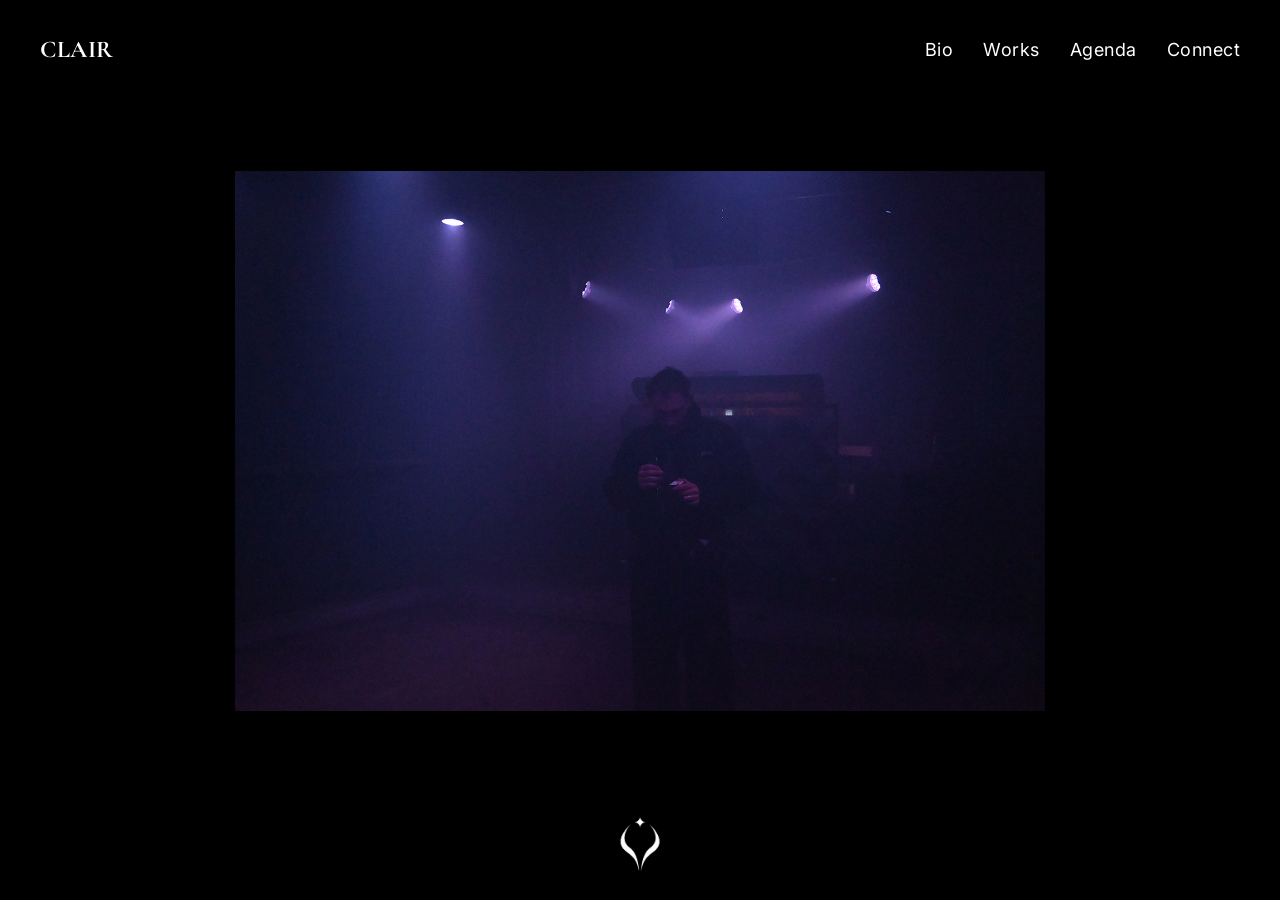
<file: index.html>
<!DOCTYPE html>
<html lang="fr">
<head>
    <meta charset="UTF-8">
    <link href="https://fonts.googleapis.com/css2?family=Cormorant+Garamond:wght@400;500;700&family=Inter:wght@400;500;700&display=swap" rel="stylesheet">
    <meta name="description" content="Clair — sound artist working with contemporary art, spatial audio and performance.">
    <meta name="viewport" content="width=device-width, initial-scale=1.0">
    <title>Clair — Home</title>
    <link rel="stylesheet" href="/styles.css">
    <link rel="icon" href="/media/favicon.ico?" type="image/x-icon">
    <link rel="icon" type="image/png" sizes="32x32" href="/media/favicon-32.png">
    <link rel="icon" type="image/png" sizes="16x16" href="/media/favicon-16.png">
</head>
<body>

     <!-- Vidéo en fond -->
     <video autoplay muted loop id="background-video">
        <source src="/media/backgroundvid.mp4" type="video/mp4">
    </video>

    <header>
        <a href="/" class="title-link">
            <h1 class="title">CLAIR</h1>
        </a>
        <nav>
            <ul class="nav-links">
                <li><a href="/bio/">Bio</a></li>
                <li><a href="/works/">Works</a></li>
                <li><a href="/agenda/">Agenda</a></li>
                <li><a href="/connect/">Connect</a></li>
            </ul>
        </nav>
    </header>

    <main>
        <div class="photo-container">
            <img src="/media/floris3.JPG" alt="Photo principale" class="main-photo">
        </div>
    </main>

    <footer>
        <div class="logo-container">
            <a href="/credits/" class="logo-link">
                <img src="/media/logo.png" alt="Logo" class="logo">
            </a>

        </div>
    </footer>
    
    
</body>
</html>
</file>
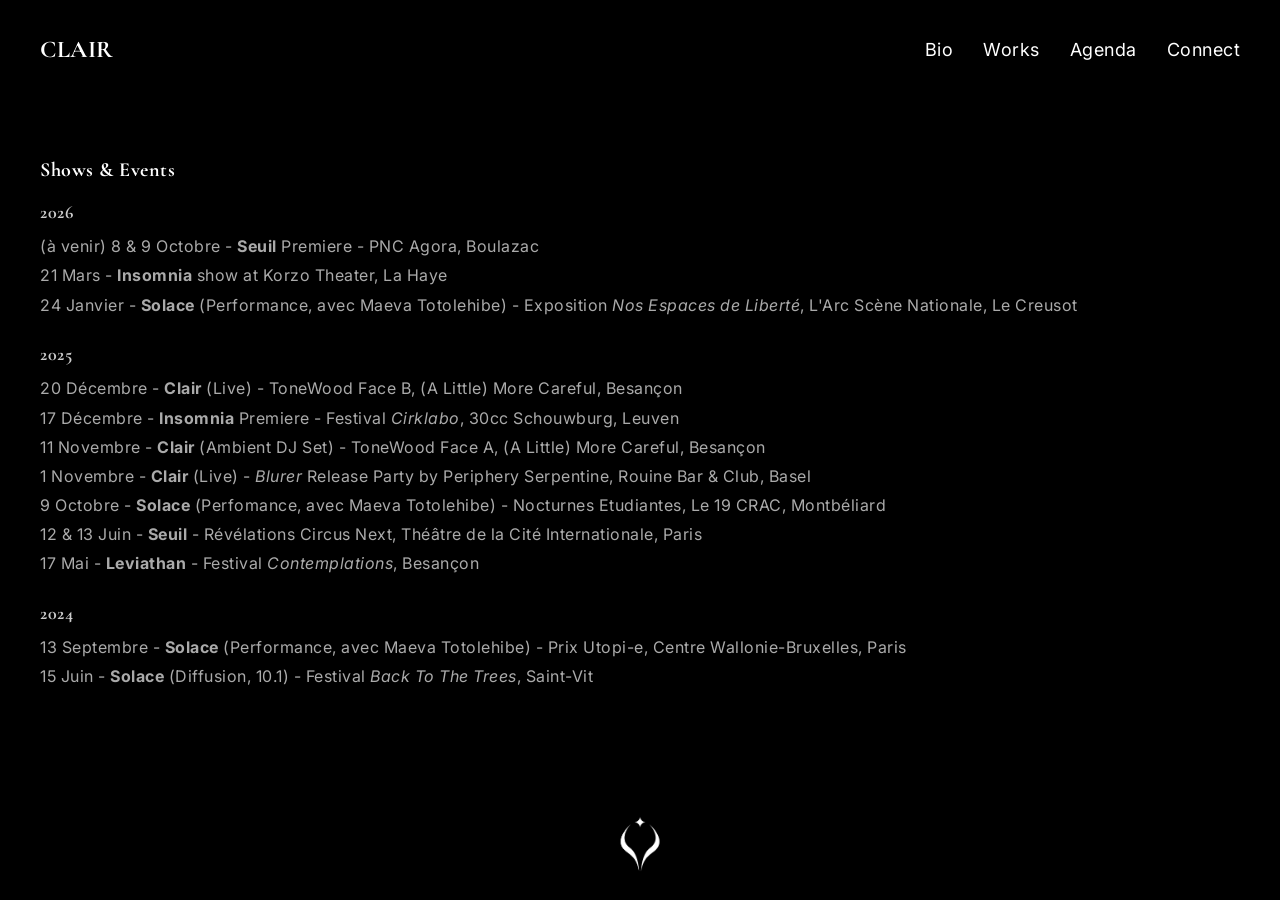
<file: agenda/index.html>
<!DOCTYPE html>
<html lang="fr">
<head>
    <meta charset="UTF-8">
    <link href="https://fonts.googleapis.com/css2?family=Cormorant+Garamond:wght@400;500;700&family=Inter:wght@400;500;700&display=swap" rel="stylesheet">
    <meta name="viewport" content="width=device-width, initial-scale=1.0">
    <title>Agenda — Clair</title>
    <link rel="stylesheet" href="/styles.css">
    <link rel="icon" href="/media/favicon.ico?" type="image/x-icon">
    <link rel="icon" type="image/png" sizes="32x32" href="/media/favicon-32.png">
    <link rel="icon" type="image/png" sizes="16x16" href="/media/favicon-16.png">
</head>
<body>

    <video autoplay muted loop id="background-video">
        <source src="/media/backgroundvid.mp4" type="video/mp4">
    </video>

    <header>
        <a href="/" class="title-link">
            <h1 class="title">CLAIR</h1>
        </a>
        <nav>
            <ul class="nav-links">
                <li><a href="/bio/">Bio</a></li>
                <li><a href="/works/">Works</a></li>
                <li><a href="/agenda/">Agenda</a></li>
                <li><a href="/connect/">Connect</a></li>
            </ul>
        </nav>
    </header>

    <main>
        <div class="event-container edition">
            <!-- Section des événements -->
            <div class="release-category">
                <h2 class="category-title">Shows & Events</h2>

                <div class="year-block">
                    <h3 class="year-title">2026</h3>
                    <div class="event-line">(à venir) 8 & 9 Octobre - <strong>Seuil</strong> Premiere - PNC Agora, Boulazac</div>
                    <div class="event-line">21 Mars - <strong>Insomnia</strong> show at Korzo Theater, La Haye</div>
                    <div class="event-line">24 Janvier - <strong>Solace</strong> (Performance, avec Maeva Totolehibe) - Exposition <em>Nos Espaces de Liberté</em>, L'Arc Scène Nationale, Le Creusot</div>
                </div>

                <div class="year-block">
                    <h3 class="year-title">2025</h3>
                    <div class="event-line">20 Décembre - <strong>Clair</strong> (Live) - ToneWood Face B, (A Little) More Careful, Besançon</div>
                    <div class="event-line">17 Décembre - <strong>Insomnia</strong> Premiere - Festival <em>Cirklabo</em>, 30cc Schouwburg, Leuven</div>
                    <div class="event-line">11 Novembre - <strong>Clair</strong> (Ambient DJ Set) - ToneWood Face A, (A Little) More Careful, Besançon</div>
                    <div class="event-line">1 Novembre - <strong>Clair</strong> (Live) - <em>Blurer</em> Release Party by Periphery Serpentine, Rouine Bar & Club, Basel</div>
                    <div class="event-line">9 Octobre - <strong>Solace</strong> (Perfomance, avec Maeva Totolehibe) - Nocturnes Etudiantes, Le 19 CRAC, Montbéliard</div>
                    <div class="event-line">12 & 13 Juin - <strong>Seuil</strong> - Révélations Circus Next, Théâtre de la Cité Internationale, Paris</div>
                    <div class="event-line">17 Mai - <strong>Leviathan</strong> - Festival <em>Contemplations</em>, Besançon</div>
                </div>

                <div class="year-block">
                    <h3 class="year-title">2024</h3>
                    <div class="event-line">13 Septembre - <strong>Solace</strong> (Performance, avec Maeva Totolehibe) - Prix Utopi-e, Centre Wallonie-Bruxelles, Paris</div>
                    <div class="event-line">15 Juin - <strong>Solace</strong> (Diffusion, 10.1) - Festival <em>Back To The Trees</em>, Saint-Vit</div>
                </div>
            </div>
        </div>
    </main>

    <footer>
        <div class="logo-container">
            <a href="/credits/" class="logo-link">
                <img src="/media/logo.png" alt="Logo" class="logo">
            </a>
        </div>
    </footer>
</body>
</html>
</file>
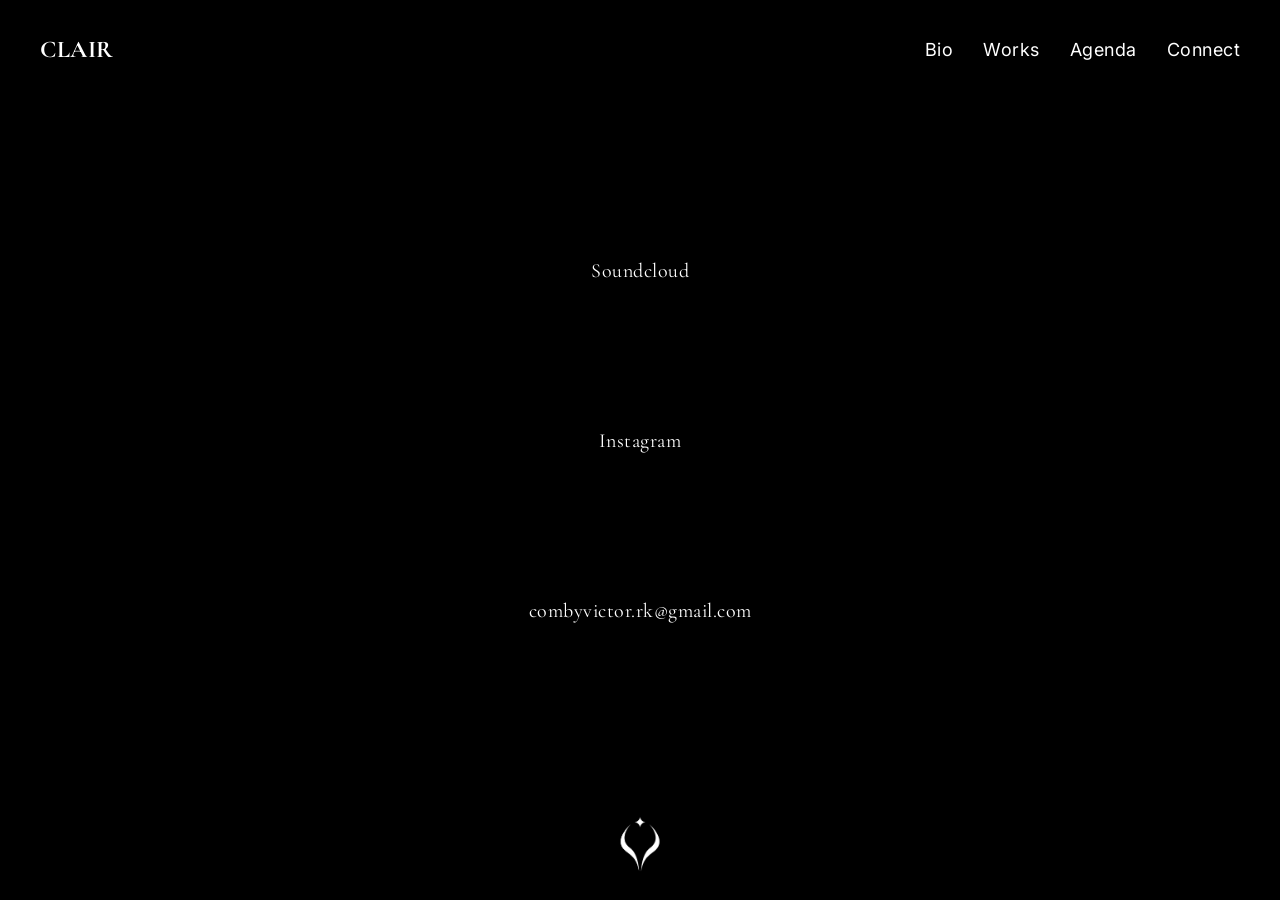
<file: connect/index.html>
<!DOCTYPE html>
<html lang="fr">
<head>
    <meta charset="UTF-8">
    <link href="https://fonts.googleapis.com/css2?family=Cormorant+Garamond:wght@400;500;700&family=Inter:wght@400;500;700&display=swap" rel="stylesheet">
    <meta name="viewport" content="width=device-width, initial-scale=1.0">
    <title>Connect — Clair</title>
    <link rel="stylesheet" href="/styles.css">
    <link rel="icon" href="/media/favicon.ico?" type="image/x-icon">
    <link rel="icon" type="image/png" sizes="32x32" href="/media/favicon-32.png">
    <link rel="icon" type="image/png" sizes="16x16" href="/media/favicon-16.png">
</head>
<body>

    <video autoplay muted loop id="background-video">
        <source src="/media/backgroundvid.mp4" type="video/mp4">
    </video>

    <header>
        <a href="/" class="title-link">
            <h1 class="title">CLAIR</h1>
        </a>
        <nav>
            <ul class="nav-links">
                <li><a href="/bio/">Bio</a></li>
                <li><a href="/works/">Works</a></li>
                <li><a href="/agenda/">Agenda</a></li>
                <li><a href="/connect/">Connect</a></li>
            </ul>
        </nav>
    </header>

    <main>
        <div class="links-container">
            <a href="https://soundcloud.com/xclairx" target="_blank" rel="noopener noreferrer" class="connect-link">Soundcloud</a>
            <a href="https://www.instagram.com/clair7_7/" target="_blank" rel="noopener noreferrer" class="connect-link">Instagram</a>
            <a href="#" target="_blank" rel="noopener noreferrer" class="connect-link">combyvictor.rk@gmail.com</a>
        </div>
    </main>

    <footer>
        <div class="logo-container">
            <a href="/credits/" class="logo-link">
                <img src="/media/logo.png" alt="Logo" class="logo">
            </a>
        </div>
    </footer>

</body>
</html>
</file>
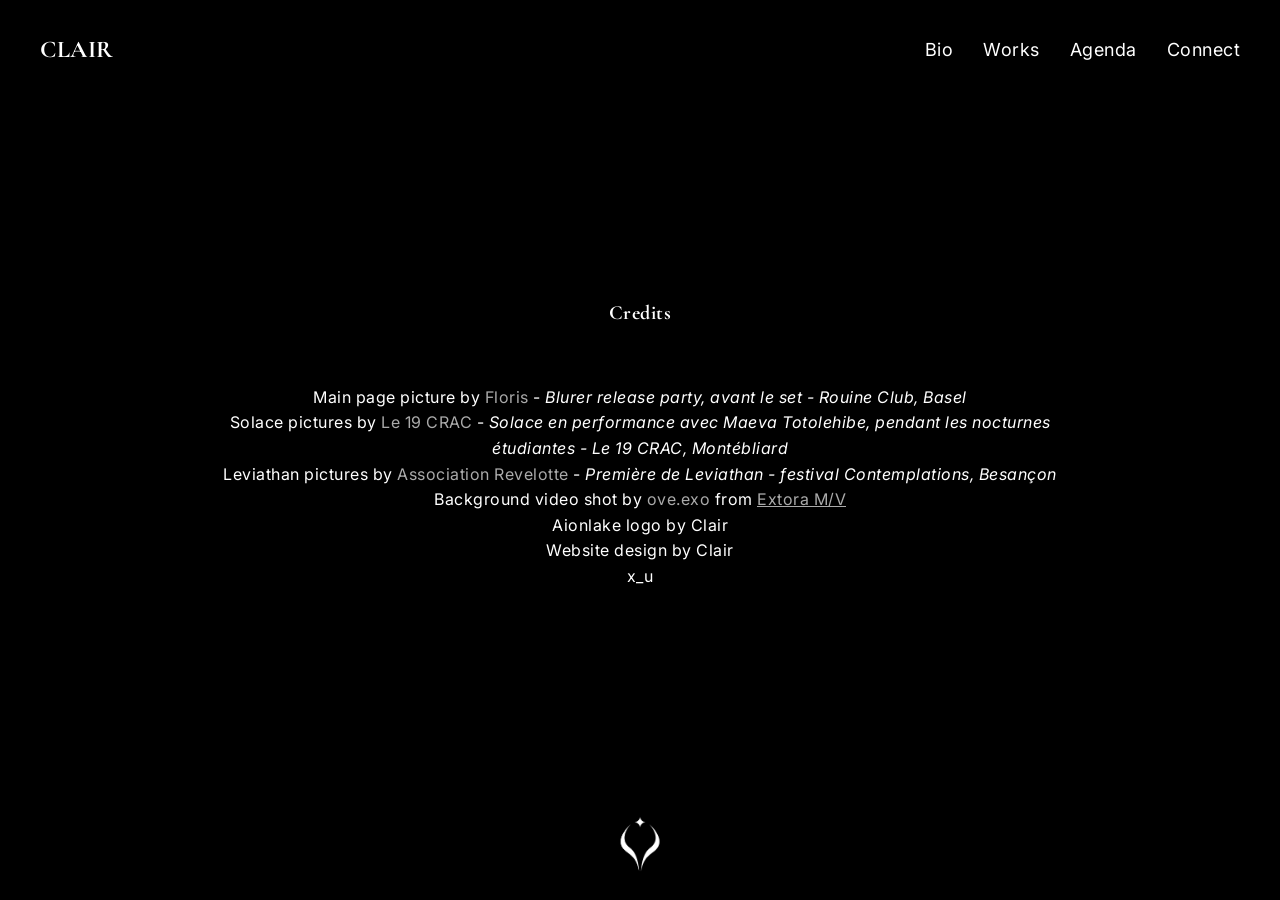
<file: credits/index.html>
<!DOCTYPE html>
<html lang="fr">
<head>
    <meta charset="UTF-8">
    <link href="https://fonts.googleapis.com/css2?family=Cormorant+Garamond:wght@400;500;700&family=Inter:wght@400;500;700&display=swap" rel="stylesheet">
    <meta name="viewport" content="width=device-width, initial-scale=1.0">
    <title>Credits — Clair</title>
    <link rel="stylesheet" href="/styles.css">
    <link rel="icon" href="/media/favicon.ico?" type="image/x-icon">
    <link rel="icon" type="image/png" sizes="32x32" href="/media/favicon-32.png">
    <link rel="icon" type="image/png" sizes="16x16" href="/media/favicon-16.png">
</head>
<body>

     <!-- Vidéo en fond -->
     <video autoplay muted loop id="background-video">
        <source src="/media/backgroundvid.mp4" type="video/mp4">
    </video>

    <header>
        <a href="/" class="title-link">
            <h1 class="title">CLAIR</h1>
        </a>
        <nav>
            <ul class="nav-links">
                <li><a href="/bio/">Bio</a></li>
                <li><a href="/works/">Works</a></li>
                <li><a href="/agenda/">Agenda</a></li>
                <li><a href="/connect/">Connect</a></li>
            </ul>
        </nav>
    </header>

    <main>
        <div class="credits-container">
            <div class="credit-title">Credits</div>
            <div class="credit-line">Main page picture by <a href="https://www.instagram.com/eternal_brink/" target="_blank" rel="noopener noreferrer" class="credit-link">Floris</a> - <em>Blurer release party, avant le set - Rouine Club, Basel</em></div>
            <div class="credit-line">Solace pictures by <a href="https://www.instagram.com/le19crac/?hl=fr" target="_blank" rel="noopener noreferrer" class="credit-link">Le 19 CRAC</a> - <em>Solace en performance avec Maeva Totolehibe, pendant les nocturnes étudiantes - Le 19 CRAC, Montébliard</em></div>
            <div class="credit-line">Leviathan pictures by <a href="https://www.instagram.com/revelotte/" target="_blank" rel="noopener noreferrer" class="credit-link">Association Revelotte</a> - <em>Première de Leviathan - festival Contemplations, Besançon</em></div>
            <div class="credit-line">Background video shot by <a href="https://www.instagram.com/ove.exo/" target="_blank" rel="noopener noreferrer" class="credit-link">ove.exo</a> from <a href="https://www.youtube.com/watch?v=VJ46GJmT2389" target="_blank" rel="noopener noreferrer" class="credit-line">Extora M/V</a></div>
            <div class="credit-line">Aionlake logo by Clair</div>
            <div class="credit-line">Website design by Clair</div>
            <div class="credit-line">x_u</div>
        </div>
    </main>

    <footer>
        <div class="logo-container">
            <a href="/credits/" class="logo-link">
                <img src="/media/logo.png" alt="Logo" class="logo">
            </a>

        </div>
    </footer>
    
    
</body>
</html>
</file>
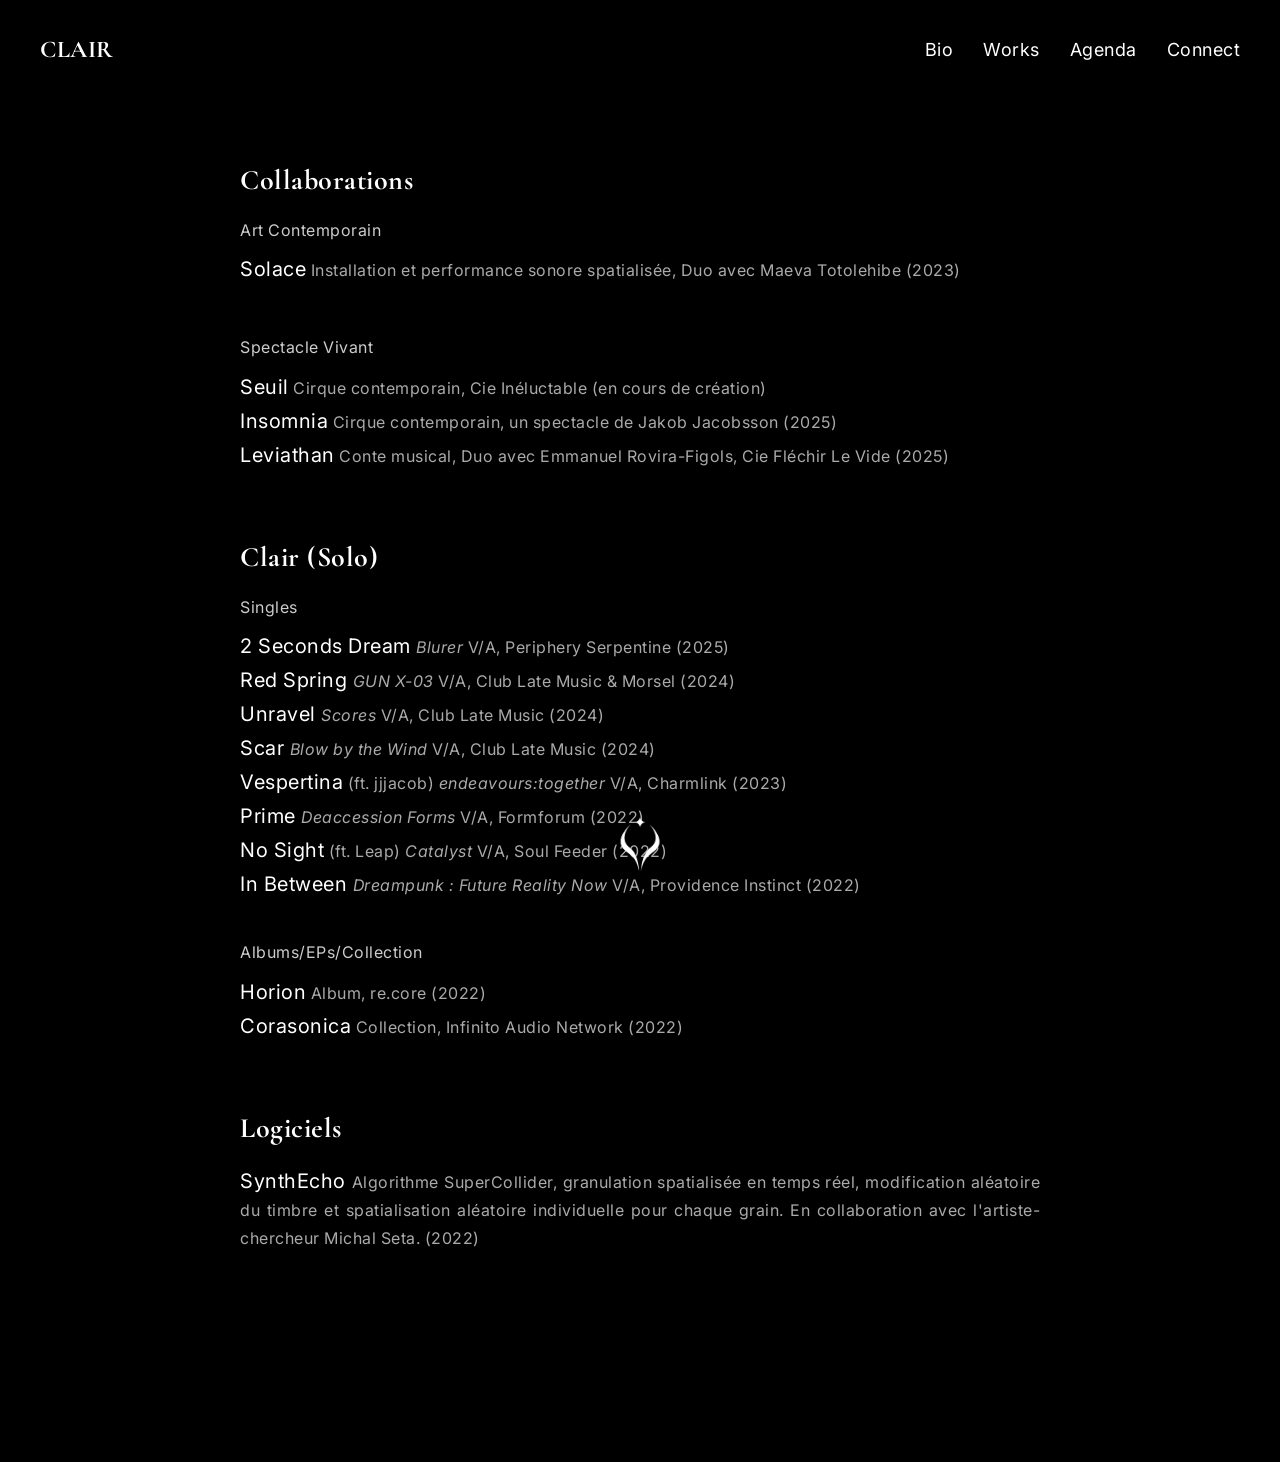
<file: works/index.html>
<!DOCTYPE html>
<html lang="fr">
<head>
    <meta charset="UTF-8">
    <link href="https://fonts.googleapis.com/css2?family=Cormorant+Garamond:wght@400;500;700&family=Inter:wght@400;500;700&display=swap" rel="stylesheet">
    <meta name="description" content="Clair's work — music, sound installations, live shows and spatial audio.">
    <meta name="viewport" content="width=device-width, initial-scale=1.0">
    <title>Works — Clair</title>
    <link rel="stylesheet" href="/styles.css">
    <link rel="icon" href="/media/favicon.ico?" type="image/x-icon">
    <link rel="icon" type="image/png" sizes="32x32" href="/media/favicon-32.png">
    <link rel="icon" type="image/png" sizes="16x16" href="/media/favicon-16.png">
</head>
<body>

    <video autoplay muted loop id="background-video">
        <source src="/media/backgroundvid.mp4" type="video/mp4">
    </video>

    <header>
        <a href="/" class="title-link">
            <h1 class="title">CLAIR</h1>
        </a>
        <nav>
            <ul class="nav-links">
                <li><a href="/bio/">Bio</a></li>
                <li><a href="/works/">Works</a></li>
                <li><a href="/agenda/">Agenda</a></li>
                <li><a href="/connect/">Connect</a></li>
            </ul>
        </nav>
    </header>

    <main>
        <div class="works-container edition">
            <!-- Catégorie principale : Collaborations -->
            <div class="main-category">
                <h2 class="main-category-title">Collaborations</h2>
    
                <!-- Sous-catégorie 1 -->
                <div class="sub-category">
                    <h3 class="sub-category-title">Art Contemporain</h3>
                        <div class="release-line"><span class="release-title"><a href="/works/solace/" rel="noopener noreferrer" class="connect-link">Solace</a></span> Installation et performance sonore spatialisée, Duo avec Maeva Totolehibe (2023)</div>
                </div>
    
                <!-- Sous-catégorie 2 -->
                <div class="sub-category">
                    <h3 class="sub-category-title">Spectacle Vivant</h3>
                        <div class="release-line"><span class="release-title"><a href="https://www.ineluctablecompagnie.com/seuil-ceuxquirestent" target="_blank" rel="noopener noreferrer" class="connect-link">Seuil</a></span> Cirque contemporain, Cie Inéluctable (en cours de création)</div>
                        <div class="release-line"><span class="release-title"><a href="https://jakobjacobsson.com/insomnia" target="_blank" rel="noopener noreferrer" class="connect-link">Insomnia</a></span> Cirque contemporain, un spectacle de Jakob Jacobsson (2025)</div>
                        <div class="release-line"><span class="release-title"><a href="/works/leviathan/" rel="noopener noreferrer" class="connect-link">Leviathan</a></span> Conte musical, Duo avec Emmanuel Rovira-Figols, Cie Fléchir Le Vide (2025)</div>
                </div>
            </div>
    
            <!-- Catégorie principale : Solo -->
            <div class="main-category">
                <h2 class="main-category-title">Clair (Solo)</h2>
                <div class="release-category">
                    <h2 class="sub-category-title">Singles</h2>

                        <div class="release-line"><span class="release-title"><a href="https://on.soundcloud.com/TRYgCIlayyOU0ywf3p" target="_blank" rel="noopener noreferrer" class="connect-link">2 Seconds Dream </a></span><em>Blurer</em> V/A, Periphery Serpentine (2025)</div>
                        <div class="release-line"><span class="release-title"><a href="https://on.soundcloud.com/kHG2DQEacFKLbpfa44" target="_blank" rel="noopener noreferrer" class="connect-link">Red Spring </a></span><em>GUN X-03</em> V/A, Club Late Music & Morsel (2024)</div>
                        <div class="release-line"><span class="release-title"><a href="https://on.soundcloud.com/otqoQ6GbTf7bO6PJfF" target="_blank" rel="noopener noreferrer" class="connect-link">Unravel </a></span><em>Scores</em>  V/A, Club Late Music (2024)</div>
                        <div class="release-line"><span class="release-title"><a href="https://on.soundcloud.com/l73FyOMLa0sZNYDYjw" target="_blank" rel="noopener noreferrer" class="connect-link">Scar </a></span><em>Blow by the Wind</em> V/A, Club Late Music  (2024)</div>
                        <div class="release-line"><span class="release-title"><a href="https://on.soundcloud.com/S89rl1pOHrUbK2f7XS" target="_blank" rel="noopener noreferrer" class="connect-link">Vespertina</a> (ft. jjjacob) </span><em>endeavours:together</em> V/A, Charmlink (2023)</div>
                        <div class="release-line"><span class="release-title"><a href="https://formforum.bandcamp.com/album/deaccession-forms" target="_blank" rel="noopener noreferrer" class="connect-link">Prime </a></span><em>Deaccession Forms</em> V/A, Formforum (2022)</div>
                        <div class="release-line"><span class="release-title"><a href="https://on.soundcloud.com/MFEKgkVqqSTOK9Cze9" target="_blank" rel="noopener noreferrer" class="connect-link">No Sight</a> (ft. Leap) </span><em>Catalyst</em> V/A, Soul Feeder (2022)</div>
                        <div class="release-line"><span class="release-title"><a href="https://providenceinstinct.bandcamp.com/album/dreampunk-future-reality-now" target="_blank" rel="noopener noreferrer" class="connect-link">In Between </a></span><em>Dreampunk : Future Reality Now</em> V/A, Providence Instinct (2022)</div>
                </div>
    
            <!-- Albums/EPs/Collections -->
                <div class="release-category">
                    <h2 class="sub-category-title">Albums/EPs/Collection</h2>

                        <div class="release-line"><span class="release-title"><a href="https://recorere.bandcamp.com/album/h-r-on" target="_blank" rel="noopener noreferrer" class="connect-link">Horion</a></span> Album, re.core (2022)</div>
                        <div class="release-line"><span class="release-title"><a href="https://infinitoaudio.bandcamp.com/album/corasonica" target="_blank" rel="noopener noreferrer" class="connect-link">Corasonica</a></span> Collection, Infinito Audio Network (2022)</div>
                    
                
                 </div>
            </div>

        <!-- Catégorie principale : Logiciels -->
        <div class="main-category">
            <h2 class="main-category-title">Logiciels</h2>
            <div class="release-category">
                    <div class="release-line"><span class="release-title"><a href="https://gitlab.com/sat-mtl/metalab/demos/synthecho" target="_blank" rel="noopener noreferrer" class="connect-link">SynthEcho </a></span>Algorithme SuperCollider, granulation spatialisée en temps réel, modification aléatoire du timbre et spatialisation aléatoire individuelle pour chaque grain. En collaboration avec l'artiste-chercheur Michal Seta. (2022)</div>
            </div>

    </div>
</main>

    <footer>
        <div class="logo-container">
            <a href="/credits/" class="logo-link">
                <img src="/media/logo.png" alt="Logo" class="logo">
            </a>
        </div>
    </footer>

</body>
</html>
</file>
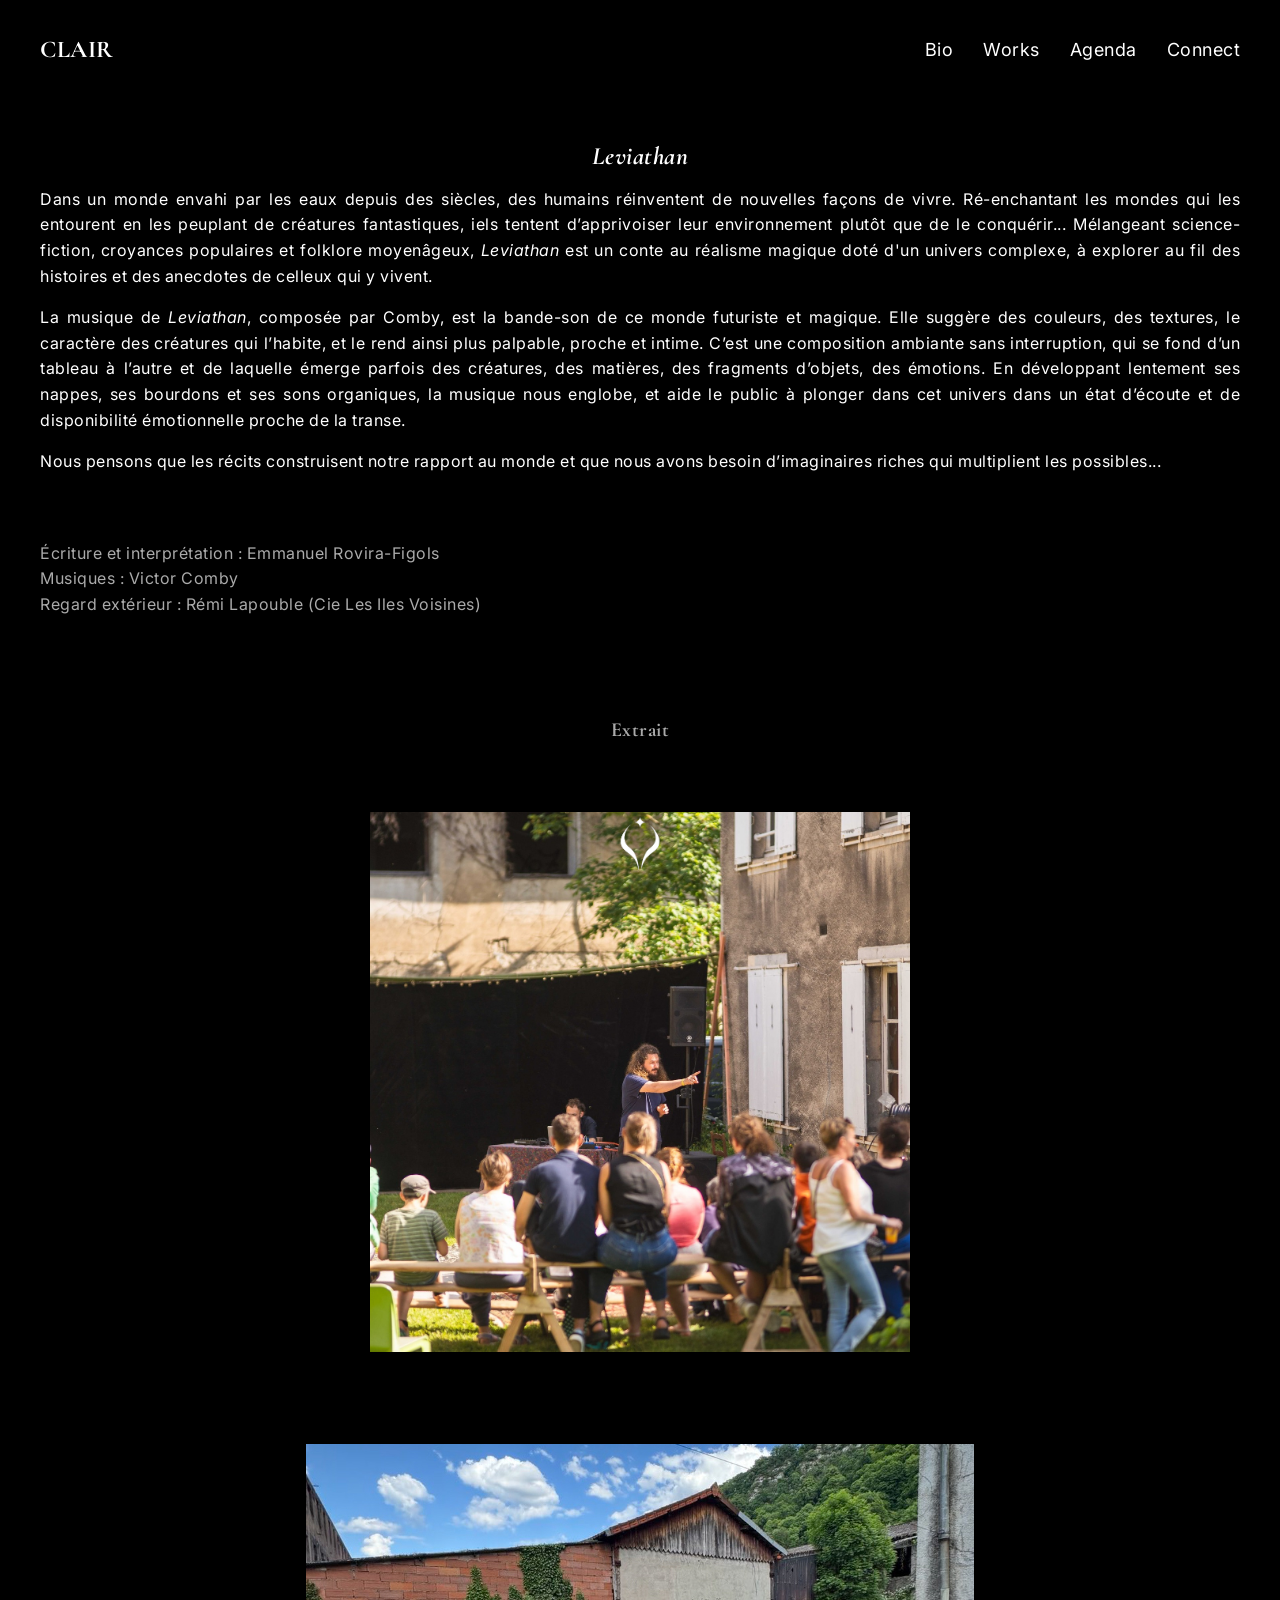
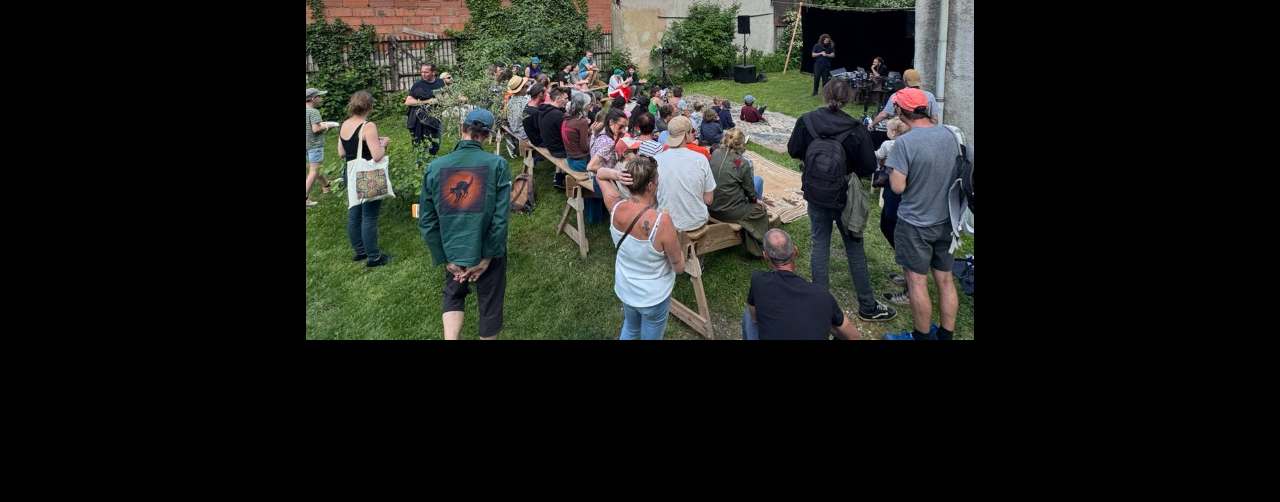
<file: works/leviathan/index.html>
<!DOCTYPE html>
<html lang="fr">
<head>
    <meta charset="UTF-8">
    <link href="https://fonts.googleapis.com/css2?family=Cormorant+Garamond:wght@400;500;700&family=Inter:wght@400;500;700&display=swap" rel="stylesheet">
    <meta name="viewport" content="width=device-width, initial-scale=1.0">
    <title>Leviathan — Clair</title>
    <link rel="stylesheet" href="/styles.css">
    <link rel="icon" href="/media/favicon.ico?" type="image/x-icon">
    <link rel="icon" type="image/png" sizes="32x32" href="/media/favicon-32.png">
    <link rel="icon" type="image/png" sizes="16x16" href="/media/favicon-16.png">
</head>
<body>

     <!-- Vidéo en fond -->
     <video autoplay muted loop id="background-video">
        <source src="/media/backgroundvid.mp4" type="video/mp4">
    </video>

    <header>
        <a href="/" class="title-link">
            <h1 class="title">CLAIR</h1>
        </a>
        <nav>
            <ul class="nav-links">
                <li><a href="/bio/">Bio</a></li>
                <li><a href="/works/">Works</a></li>
                <li><a href="/agenda/">Agenda</a></li>
                <li><a href="/connect/">Connect</a></li>
            </ul>
        </nav>
    </header>

    <main>
        <div class="solace-container">
            <div class="solace-title">Leviathan</div>
            <div class="solace-text">
                <p>Dans un monde envahi par les eaux depuis des siècles, des humains réinventent de nouvelles façons de vivre. Ré-enchantant les mondes qui les entourent en les peuplant de créatures fantastiques, iels tentent d’apprivoiser leur environnement plutôt que de le conquérir... Mélangeant science-fiction, croyances populaires et folklore moyenâgeux, <em>Leviathan</em> est un conte au réalisme magique doté d'un univers complexe, à explorer au fil des histoires et des anecdotes de celleux qui y vivent.</p>
                <p>La musique de <em>Leviathan</em>, composée par Comby, est la bande-son de ce monde futuriste et magique. Elle suggère des couleurs, des textures, le caractère des créatures qui l’habite, et le rend ainsi plus palpable, proche et intime. C’est une composition ambiante sans interruption, qui se fond d’un tableau à l’autre et de laquelle émerge parfois des créatures, des matières, des fragments d’objets, des émotions. En développant lentement ses nappes, ses bourdons et ses sons organiques, la musique nous englobe, et aide le public à plonger dans cet univers dans un état d’écoute et de disponibilité émotionnelle proche de la transe.</p>
                <p>Nous pensons que les récits construisent notre rapport au monde et que nous avons besoin d’imaginaires riches qui multiplient les possibles...</p>
            </div>

                <div class="workscredit-line">
                    Écriture et interprétation : Emmanuel Rovira-Figols
                    <br>
                    Musiques : Victor Comby
                    <br>
                    Regard extérieur : Rémi Lapouble (Cie Les Iles Voisines)
                </div>


                <p><div><a href="https://drive.google.com/file/d/17NtrrAXsdNqraXc-GEuotztFySlnfzq2/view" target="_blank" rel="noopener noreferrer" class="work-link">Extrait</a></div>

                <div class="photo-container"><img src="/media/leviathan-contemplation-1.jpg" alt="Leviathan au festival Contemplation" class="work-photo"></div>
                <div class="photo-container"><img src="/media/leviathan-contemplation-2.jpg" alt="Leviathan au festival Contemplation" class="work-photo"></div>
            
        </div>
    </main>

    <footer>
        <div class="logo-container">
            <a href="/credits/" class="logo-link">
                <img src="/media/logo.png" alt="Logo" class="logo">
            </a>

        </div>
    </footer>
    
    
</body>
</html>
</file>
<file: styles.css>
/* -------------------------------------------------- */
/*  Police globale : Titres = Cormorant Garamond    */
/*                     Texte courant = Inter        */
/* -------------------------------------------------- */

/* Réinitialisation et style de base */
html {
    scroll-behavior: smooth;
}

body {
    scroll-padding-top: 120px;
    margin: 0;
    padding: 0;
    font-family: 'Inter', sans-serif; /* Texte principal */
    background-color: #000000;
    color: #ffffff;
}

:root {
    --ease-edition: cubic-bezier(0.22, 0.61, 0.36, 1);
    --motion-fast: 0.4s;
    --motion-medium: 0.6s;
    --motion-slow: 0.8s;
}

.edition {
    will-change: transform;
}

.edition * {
    transition:
        opacity var(--motion-medium) var(--ease-edition),
        transform var(--motion-medium) var(--ease-edition);
}

.edition img {
    transform: translateZ(0);
    backface-visibility: hidden;
}

.edition a:hover {
    opacity: 0.8;
}

.sticky-element {
    position: sticky;
    top: 120px;
}

.main-title {
    font-family: 'Cormorant Garamond', serif;
    font-weight: 700;
    line-height: 1.2;
    letter-spacing: 0.5px;
}

/* -------------------------------------------------- */
/*  Titres : Cormorant Garamond                       */
/* -------------------------------------------------- */
h1, h2, h3, h4, h5, h6,
.title, .main-category-title, .category-title, .year-title, .solace-title, .links-container, .work-link, .credit-title {
    font-family: 'Cormorant Garamond', serif;
    font-weight: 700;
    line-height: 1.2;
    letter-spacing: 0.5px;
}

/* Italic subtile pour accentuer le mystique */
.text-bio em {
    font-family: 'Cormorant Garamond', serif;
    font-style: italic;
    color: #cccccc;
}

/* -------------------------------------------------- */
/*  Texte courant : Inter                             */
/* -------------------------------------------------- */
p, li, a, span, .workinfo, .release-line, .event-line, .credit-line, .workscredit-line, .sub-category-title, .connect-link {
    font-family: 'Inter', sans-serif;
    font-weight: 400;
    line-height: 1.6;
    letter-spacing: 0.5px;
}

/* -------------------------------------------------- */
/*  Header et navigation                              */
/* -------------------------------------------------- */
header {
    display: flex;
    justify-content: space-between;
    align-items: center;
    padding: 20px 40px;
}

.title-link {
    text-decoration: none; 
    color: inherit; 
}

.title {
    font-size: 24px;
    margin: 0;
    color: #ffffff;
}

.nav-links {
    display: flex;
    list-style: none;
    gap: 30px;
}

.nav-links a {
    color: #ffffff;
    text-decoration: none;
    font-size: 18px;
    transition: color 0.3s;
}

.nav-links a:hover {
    color: #cccccc;
}

/* Header reste aligné correctement */
header {
    display: flex;
    justify-content: space-between; /* logo à gauche, nav à droite */
    align-items: center;
    padding: 20px 40px;
}

/* -------------------------------------------------- */
/*  Photo principale (Accueil)                        */
/* -------------------------------------------------- */
.photo-container {
    display: flex;
    justify-content: center;
    align-items: center;
    height: 60vh;
    padding: 0px;
    margin-top: 70px;
}

.main-photo {
    max-width: 100%;
    max-height: 100%;
    object-fit: contain;
    transform: translateY(0);
    transition: transform 0.6s ease-out, opacity 0.6s ease-out;
}

/* -------------------------------------------------- */
/*  Footer                                            */
/* -------------------------------------------------- */
footer {
    position: fixed;
    bottom: 0;
    left: 0;
    right: 0;
    display: flex;
    justify-content: center;
    align-items: center;
    padding: 20px;
    background-color: transparent;
    z-index: 10;
}

.logo-container {
    text-align: center;
}

.logo {
    max-width: 100px;
    height: auto;
}

.logo-link {
    display: inline-block;
    text-decoration: none;
    color: inherit;
}

main {
    margin-bottom: 100px;
}

/* -------------------------------------------------- */
/*  Page Connect                                      */
/* -------------------------------------------------- */
.links-container a {
    display: flex;
    font-family: inherit;
    flex-direction: column;
    justify-content: center;
    align-items: center;
    height: 0vh;
    padding-top: 170px;
    gap: 10px;
}

.connect-link {
    color: #ffffff;
    text-decoration: none;
    font-size: 20px;
    transition: color 0.3s;
}

.connect-link:hover {
    color: #cccccc;
}

/* -------------------------------------------------- */
/*  Vidéo en fond                                     */
/* -------------------------------------------------- */
#background-video {
    position: fixed;
    top: 0;
    left: 0;
    width: 100%;
    height: 100%;
    object-fit: cover;
    z-index: -1;
    opacity: 0.05;
    pointer-events: none;
}

/* -------------------------------------------------- */
/*  Conteneur des travaux                              */
/* -------------------------------------------------- */
.works-container {
    padding: 40px 20px;
    max-width: 800px;
    margin: 0 auto;
    text-align: left;
}

.main-category {
    margin-bottom: 70px;
}

.main-category-title {
    color: #ffffff;
    font-size: 28px;
    margin-bottom: 20px;
}

.sub-category {
    margin-bottom: 50px;
}

.sub-category-title {
    color: #cccccc;
    font-size: 16px;
    margin-bottom: 10px;
}

.work-list {
    list-style: none;
    padding-left: 0;
    text-align: left;
}

.work-item a {
    color: #ffffff;
    font-size: 20px;
    margin-bottom: 6px;
    color: inherit;
    text-decoration: none;
}

.work-item:hover {
    color: #aaaaaa;
}

.workinfo {
    color: #aaaaaa;
    font-size: 16px;
    margin-left: 8px;
    font-style: italic;
}

.work-link {
    display: block;
    padding-top: 80px;
    color: #aaaaaa;
    font-size: 20px;
    text-align: center;
    text-decoration: none;
}

.work-photo {
    max-width: 100%;
    max-height: 100%;
    object-fit: contain;
    transform: translateY(0);
    transition: transform 0.6s ease-out, opacity 0.6s ease-out;
}

.solace-container {
    max-width: 1200px;
    margin: 0 auto;
    padding: 40px;
    text-align: left;
}

.solace-title {
    font-size: 25px;
    text-align: center;
    font-style: italic;
}

.solace-text {
    text-align: justify;
}

.workscredit-line {
    padding-top: 50px;
    text-align: justify;
    color: #aaaaaa;
    font-size: 16px;
    margin-bottom: 20px;
    text-align: left;
}

/* -------------------------------------------------- */
/*  Releases et événements                             */
/* -------------------------------------------------- */
.event-container {
    max-width: 1200px;
    margin: 0 auto;
    padding: 40px;
    text-align: left;
}

.release-category {
    margin-bottom: 40px;
}

.category-title {
    color: #ffffff;
    font-size: 20px;
    margin-bottom: 20px;
    text-align: left;
}

.year-block {
    margin-bottom: 25px;
}

.year-title {
    color: #cccccc;
    font-size: 18px;
    margin-bottom: 10px;
    text-align: left;
}

.event-line, .release-line, .release-title {
    color: #aaaaaa;
    font-size: 16px;
    margin-bottom: 2px;
    text-align: justify;
    line-height: 1.7;
}

/* -------------------------------------------------- */
/*  Credits                                           */
/* -------------------------------------------------- */
.credits-container {
    max-width: 1200px;
    line-height: 4px;
    margin: 0 auto;
    padding: 200px;
    text-align: center;
}

.credit-title {
    color: #ffffff;
    font-size: 20px;
    margin-bottom: 60px;
    text-align: center;
}

.credit-line a {
    color: #aaaaaa;
    font-size: 16px;
    margin-bottom: 20px;
    text-align: center;
    line-height: 1px;
}

.credit-link {
    color: #ffffff;
    text-decoration: none;
    font-size: 20px;
    transition: color 0.3s;
}

.credit-link:hover {
    color: #cccccc;
}

/* -------------------------------------------------- */
/*  Bio                                              */
/* -------------------------------------------------- */
.bio-wrapper {
    display: flex;
    align-items: flex-start;
    width: 100%;
    max-width: 100%;
    margin: 0 auto;
    padding: 40px 0;
}

.photo-bio {
    flex: 0 0 50%;
    display: flex;
    justify-content: center;
    padding: 0 40px;
    box-sizing: border-box;
    position: sticky;
    top: 120px;
    align-self: flex-start;
}

.text-bio {
    flex: 0 0 50%;
    padding: 0 40px;
    box-sizing: border-box;
    text-align: justify;
    will-change: transform;
}

.text-bio p {
    margin-top: 0;
    margin-bottom: 16px;
    color: #aaaaaa;
    text-rendering: optimizeLegibility;
    line-height: 1.6;
    letter-spacing: 0.5px;
}




/* -------------------------------------------------- */
/* VERSION MOBILE - Tout s'empile en colonne         */
/* -------------------------------------------------- */
@media (max-width: 768px) {

    /* Header */
    header {
        flex-direction: column;
        align-items: center;
        padding: 15px 20px;
    }

    /* Logo */
    .logo-link {
        margin-bottom: 15px;
    }

    /* Navigation */
    .nav-links {
        flex-direction: column;
        gap: 10px;
        padding-left: 0px;
        align-items: center;
    }

    .nav-links a {
        font-size: 16px;
    }

    /* Photo principale (Accueil) */
    .photo-container {
        height: auto;
        margin-top: 20px;
        padding: 0 10px;
    }

    .main-photo {
        max-width: 90%;
        height: auto;
    }

    /* Bio */
    .bio-wrapper {
        flex-direction: column;
        padding: 20px 5px;
        align-items: center;
    }

    .photo-bio, .text-bio {
        flex: 0 0 100%;
        padding: 10px 8;
        text-align: justify;
    }

    .text-bio p {
        margin-bottom: 12px;
        padding-top: 10px;
    }

    /* Works / Releases / Events */
    .works-container, .event-container, .credits-container {
        padding: 15px 10px;
    }

    .main-category-title, .sub-category-title, .release-category h2 {
        text-align: center;
        margin-bottom: 20px;
    }

    .release-title {
        display: block;
    }

    .release-line {
        display: block;
        text-align: left;
        margin-bottom: 30px;
    }

    .release-line:last-child {
        margin-bottom: 70px;
    }

    /* Credits */
    .credits-container {
        padding: 80px 10px;
    }

    .credit-title, .credit-line {
        text-align: center;
        line-height: 30px;
    }

    /* Footer (si jamais tu veux le garder responsive) */
    footer {
        flex-direction: column;
        padding: 15px 10px;
        text-align: center;
    }

    /* Vidéo de fond */
    #background-video {
        object-fit: cover;
        width: 100%;
        height: 100%;
    }

    /* Liens Connect */
    .links-container {
        display: flex;
        flex-direction: column;
        justify-content: flex-start;
        align-items: center;
        gap: 80px;          /* espace entre les liens */
        padding-top: 80px;
        height: auto;
    }

    .links-container .connect-link {
        display: block;
        font-size: 18px;
        text-decoration: none;
        color: #ffffff;
        margin: 0;         /* supprime margin par défaut */
        padding: 0;        /* supprime padding par défaut */
        line-height: 5;  /* réduit l'espace vertical entre les liens */
    }

    /* Ajustement des releases / work-line */
    .release-line, .release-title {
        text-align: center;
    }
}
</file>
